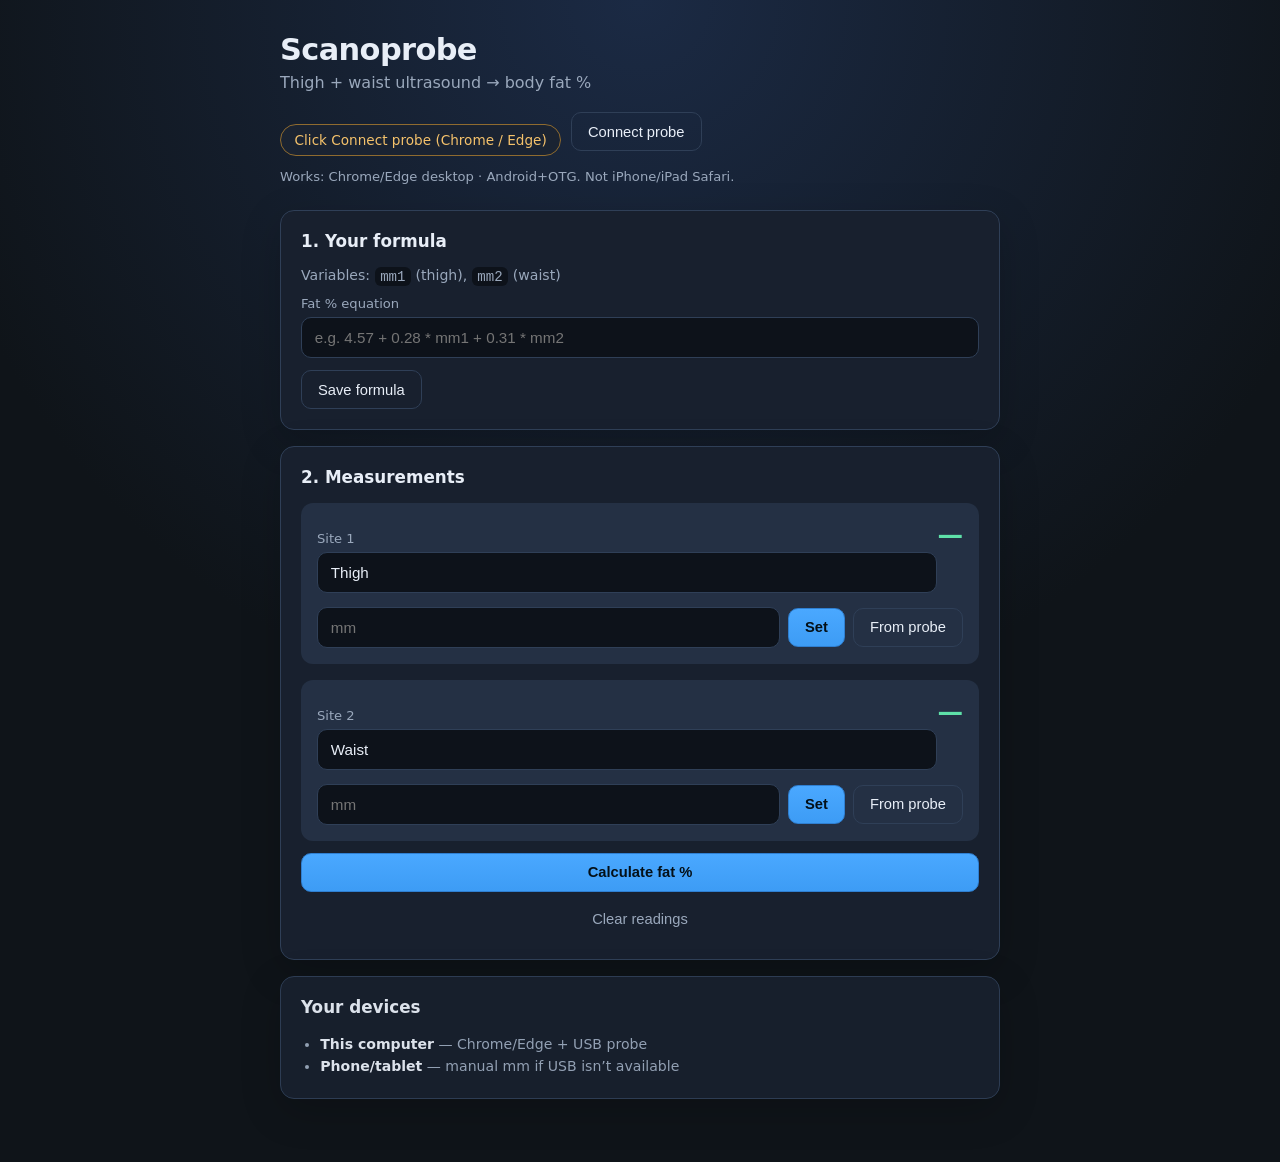
<file: web/index.html>
<!DOCTYPE html>
<html lang="en">
<head>
  <meta charset="UTF-8">
  <meta name="viewport" content="width=device-width, initial-scale=1.0, viewport-fit=cover">
  <meta name="theme-color" content="#0f1419">
  <meta name="apple-mobile-web-app-capable" content="yes">
  <title>Scanoprobe</title>
  <link rel="stylesheet" href="style.css">
  <link rel="manifest" href="manifest.webmanifest">
</head>
<body>
  <main class="container">
    <header>
      <h1>Scanoprobe</h1>
      <p class="subtitle">Thigh + waist ultrasound → body fat %</p>
      <div class="header-actions">
        <div id="device-status" class="status-pill">Loading…</div>
        <button type="button" class="btn secondary" id="connect-probe">Connect probe</button>
      </div>
      <p id="compat-note" class="compat-note"></p>
    </header>

    <section id="result" class="card result-card hidden">
      <span class="result-label">Body fat</span>
      <span class="result-value" id="fat-percent">—</span>
    </section>

    <section class="card">
      <h2>1. Your formula</h2>
      <p class="hint">Variables: <code>mm1</code> (thigh), <code>mm2</code> (waist)</p>
      <label class="field">
        <span>Fat % equation</span>
        <input id="formula-input" type="text" spellcheck="false" placeholder="e.g. 4.57 + 0.28 * mm1 + 0.31 * mm2" autocomplete="off">
      </label>
      <button type="button" class="btn secondary" id="save-formula">Save formula</button>
    </section>

    <section class="card">
      <h2>2. Measurements</h2>
      <div class="sites">
        <article class="site">
          <div class="site-header">
            <label class="field compact">
              <span>Site 1</span>
              <input id="site1-name" type="text" placeholder="Thigh" value="Thigh" autocomplete="off">
            </label>
            <span class="reading" id="mm1-display">—</span>
          </div>
          <div class="measure-row">
            <input id="mm1-input" type="number" step="0.1" min="0.1" max="80" placeholder="mm" inputmode="decimal">
            <button type="button" class="btn primary" data-action="save-mm" data-site="1">Set</button>
            <button type="button" class="btn secondary" data-action="probe" data-site="1">From probe</button>
          </div>
        </article>

        <article class="site">
          <div class="site-header">
            <label class="field compact">
              <span>Site 2</span>
              <input id="site2-name" type="text" placeholder="Waist" value="Waist" autocomplete="off">
            </label>
            <span class="reading" id="mm2-display">—</span>
          </div>
          <div class="measure-row">
            <input id="mm2-input" type="number" step="0.1" min="0.1" max="80" placeholder="mm" inputmode="decimal">
            <button type="button" class="btn primary" data-action="save-mm" data-site="2">Set</button>
            <button type="button" class="btn secondary" data-action="probe" data-site="2">From probe</button>
          </div>
        </article>
      </div>
      <button type="button" class="btn primary wide" id="calculate-btn">Calculate fat %</button>
      <button type="button" class="btn ghost" id="reset-btn">Clear readings</button>
    </section>

    <section class="card muted compat-card">
      <h2>Your devices</h2>
      <ul class="compat-list">
        <li><strong>This computer</strong> — Chrome/Edge + USB probe</li>
        <li><strong>Phone/tablet</strong> — manual mm if USB isn’t available</li>
      </ul>
    </section>
  </main>

  <div id="toast" class="toast hidden"></div>
  <script type="module" src="app.js"></script>
</body>
</html>
</file>
<file: web/style.css>
:root {
  color-scheme: light dark;
  --bg: #0f1419;
  --surface: #1a2332;
  --surface-2: #243044;
  --text: #e8eef7;
  --muted: #9aa8bc;
  --accent: #3d9cf5;
  --accent-2: #5ee0a8;
  --danger: #ff6b6b;
  --border: #2f3f57;
  --radius: 14px;
  font-family: "Segoe UI", system-ui, -apple-system, sans-serif;
}

* { box-sizing: border-box; }

body {
  margin: 0;
  min-height: 100vh;
  background: radial-gradient(circle at top, #1b2a44, var(--bg) 55%);
  color: var(--text);
}

.container {
  max-width: 760px;
  margin: 0 auto;
  padding: 2rem 1.25rem 3rem;
}

header { margin-bottom: 1.5rem; }

h1 {
  margin: 0 0 0.35rem;
  font-size: 1.9rem;
  letter-spacing: -0.02em;
}

.subtitle {
  margin: 0;
  color: var(--muted);
}

.header-actions {
  display: flex;
  flex-wrap: wrap;
  gap: 0.6rem;
  align-items: center;
  margin-top: 1rem;
}

.compat-note {
  margin: 0.75rem 0 0;
  font-size: 0.82rem;
  color: var(--muted);
  line-height: 1.4;
}

.compat-list {
  margin: 0;
  padding-left: 1.2rem;
  color: var(--muted);
  font-size: 0.88rem;
  line-height: 1.6;
}

.compat-list strong {
  color: var(--text);
}

@media (max-width: 520px) {
  .measure-row {
    flex-wrap: wrap;
  }
  .measure-row .btn {
    flex: 1;
    min-width: calc(50% - 0.25rem);
  }
}

.status-pill {
  display: inline-block;
  margin-top: 1rem;
  padding: 0.45rem 0.85rem;
  border-radius: 999px;
  font-size: 0.85rem;
  background: var(--surface);
  border: 1px solid var(--border);
}

.status-pill.ok { border-color: #2f8f67; color: var(--accent-2); }
.status-pill.warn { border-color: #8f6b2f; color: #f5c26b; }
.status-pill.err { border-color: #8f3f3f; color: var(--danger); }

.card {
  background: color-mix(in srgb, var(--surface) 92%, black);
  border: 1px solid var(--border);
  border-radius: var(--radius);
  padding: 1.25rem;
  margin-bottom: 1rem;
  box-shadow: 0 12px 40px rgba(0, 0, 0, 0.18);
}

.card.muted { opacity: 0.95; }

h2 {
  margin: 0 0 1rem;
  font-size: 1.05rem;
}

.sites {
  display: grid;
  gap: 1rem;
}

.site {
  background: var(--surface-2);
  border-radius: 12px;
  padding: 1rem;
}

.site-header {
  display: flex;
  justify-content: space-between;
  align-items: baseline;
  margin-bottom: 0.85rem;
}

.site-header h3 {
  margin: 0;
  font-size: 1rem;
}

.reading {
  font-size: 1.6rem;
  font-weight: 700;
  color: var(--accent-2);
}

.actions, .row {
  display: flex;
  flex-wrap: wrap;
  gap: 0.6rem;
}

.row.labels { align-items: end; }

.btn {
  border: 1px solid var(--border);
  border-radius: 10px;
  padding: 0.65rem 1rem;
  font-size: 0.92rem;
  cursor: pointer;
  background: var(--surface);
  color: var(--text);
}

.btn.primary {
  background: linear-gradient(180deg, #4aa8ff, var(--accent));
  border-color: #2f7fd1;
  color: #041018;
  font-weight: 600;
}

.btn.secondary {
  background: transparent;
}

.field {
  display: flex;
  flex-direction: column;
  gap: 0.35rem;
  flex: 1;
  min-width: 180px;
  margin-bottom: 0.75rem;
}

.field span {
  font-size: 0.82rem;
  color: var(--muted);
}

input {
  width: 100%;
  border: 1px solid var(--border);
  border-radius: 10px;
  padding: 0.7rem 0.8rem;
  background: #0d121a;
  color: var(--text);
  font-size: 0.95rem;
}

.hint {
  margin: 0 0 0.75rem;
  color: var(--muted);
  font-size: 0.88rem;
}

code {
  background: #0d121a;
  padding: 0.1rem 0.35rem;
  border-radius: 6px;
}

.result-card {
  display: flex;
  justify-content: space-between;
  align-items: center;
  background: #102018;
  border-color: #2f6b52;
}

.result-card .result-label {
  color: var(--muted);
}

.result-card .result-value {
  font-size: 2.4rem;
  font-weight: 700;
  color: var(--accent-2);
}

.field.compact {
  margin-bottom: 0;
  flex: 1;
}

.measure-row {
  display: flex;
  gap: 0.5rem;
  align-items: center;
}

.measure-row input[type="number"] {
  flex: 1;
  min-width: 0;
}

.btn.wide {
  width: 100%;
  margin-top: 0.75rem;
}

.btn.ghost {
  width: 100%;
  margin-top: 0.5rem;
  background: transparent;
  color: var(--muted);
  border-color: transparent;
}

.result {
  margin-top: 1rem;
  padding: 1rem;
  border-radius: 12px;
  background: #102018;
  border: 1px solid #2f6b52;
  display: flex;
  justify-content: space-between;
  align-items: center;
}

.result-label {
  color: var(--muted);
}

.result-value {
  font-size: 2rem;
  font-weight: 700;
  color: var(--accent-2);
}

.hidden { display: none !important; }

.toast {
  position: fixed;
  left: 50%;
  bottom: 1.25rem;
  transform: translateX(-50%);
  background: #111822;
  border: 1px solid var(--border);
  padding: 0.75rem 1rem;
  border-radius: 10px;
  max-width: 90vw;
  box-shadow: 0 8px 30px rgba(0, 0, 0, 0.35);
}

.toast.err { border-color: #8f3f3f; color: var(--danger); }
</file>
